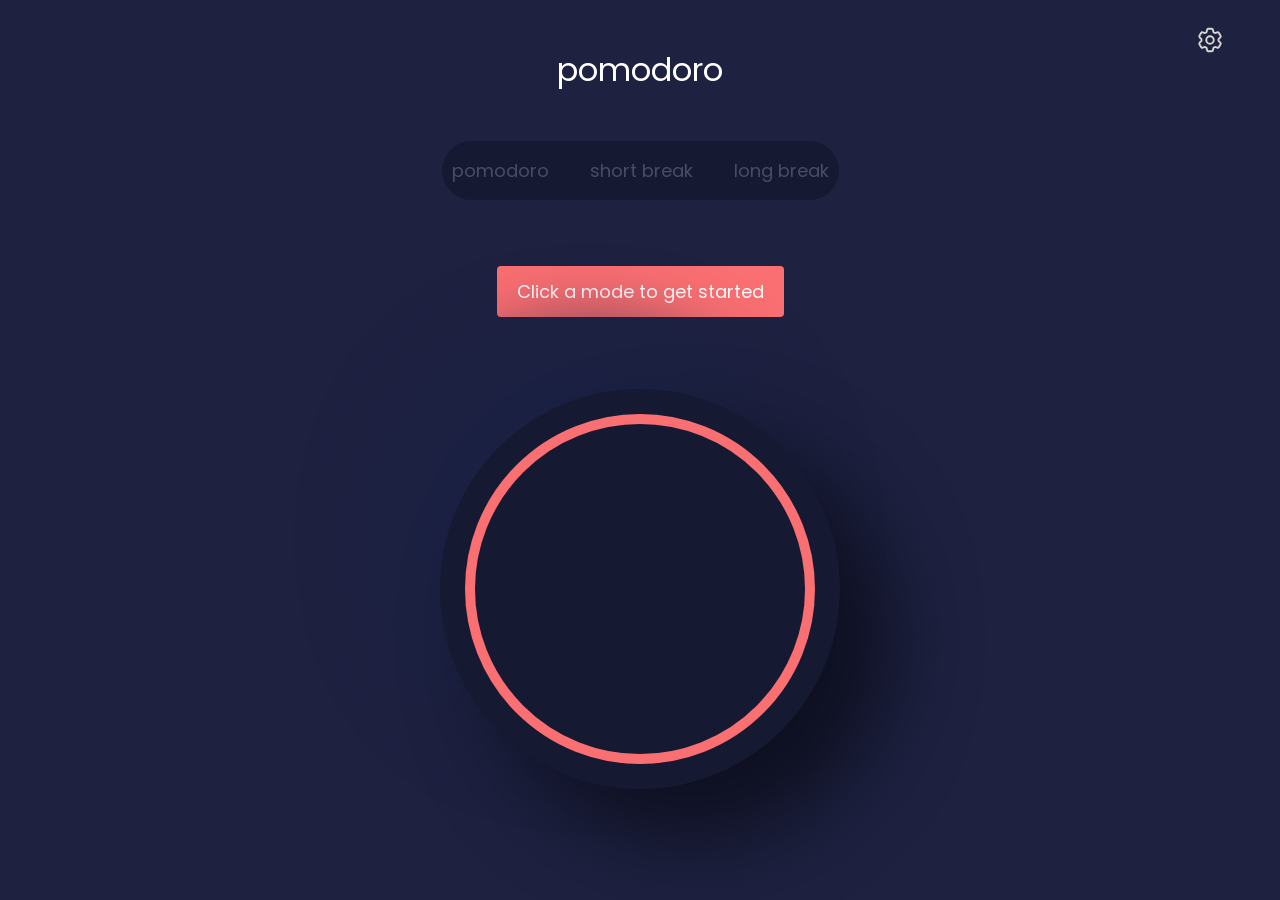
<file: pomodoro-timer-main/pomodoro-timer-main/index.html>
<!DOCTYPE html>
<html lang="en">

<head>
  <meta charset="UTF-8" />
  <meta name="viewport" content="width=device-width, initial-scale=1.0" />
  <link rel="preconnect" href="https://fonts.bunny.net">
  <link rel="shortcut icon" href="./src/assets/favicon.ico" type="image/x-icon" />
  <link href="https://fonts.bunny.net/css?family=aleo:400,500,600|jetbrains-mono:400,500,600|poppins:400,500,600" rel="stylesheet" />
  <link rel="stylesheet" href="src/css/style.css" />
  <title>Pomodoro Timer</title>
</head>

<body>
  <h1 class="main-heading">pomodoro</h1>
  <div class="modes">
    <a class="mode" data-time="1500" data-pomodoro>pomodoro</a>
    <a class="mode" data-time="300" data-short-break>short break</a>
    <a class="mode" data-time="900" data-long-break>long break</a>
  </div>

  <div class="get-started">
    <p>Click a mode to get started</p>
  </div>

  <main>
    <div class="pomodoro">
      <h1 class="pomodoro__time"></h1>
    </div>
  </main>

  <div class="settings-btn__wrap">
    <button type="button" popovertarget="settings-modal">
      <svg xmlns="http://www.w3.org/2000/svg" fill="none" viewBox="0 0 24 24" stroke-width="1.5" stroke="#d7d9ce"
        class="icon">
        <path stroke-linecap="round" stroke-linejoin="round"
          d="M9.594 3.94c.09-.542.56-.94 1.11-.94h2.593c.55 0 1.02.398 1.11.94l.213 1.281c.063.374.313.686.645.87.074.04.147.083.22.127.325.196.72.257 1.075.124l1.217-.456a1.125 1.125 0 0 1 1.37.49l1.296 2.247a1.125 1.125 0 0 1-.26 1.431l-1.003.827c-.293.241-.438.613-.43.992a7.723 7.723 0 0 1 0 .255c-.008.378.137.75.43.991l1.004.827c.424.35.534.955.26 1.43l-1.298 2.247a1.125 1.125 0 0 1-1.369.491l-1.217-.456c-.355-.133-.75-.072-1.076.124a6.47 6.47 0 0 1-.22.128c-.331.183-.581.495-.644.869l-.213 1.281c-.09.543-.56.94-1.11.94h-2.594c-.55 0-1.019-.398-1.11-.94l-.213-1.281c-.062-.374-.312-.686-.644-.87a6.52 6.52 0 0 1-.22-.127c-.325-.196-.72-.257-1.076-.124l-1.217.456a1.125 1.125 0 0 1-1.369-.49l-1.297-2.247a1.125 1.125 0 0 1 .26-1.431l1.004-.827c.292-.24.437-.613.43-.991a6.932 6.932 0 0 1 0-.255c.007-.38-.138-.751-.43-.992l-1.004-.827a1.125 1.125 0 0 1-.26-1.43l1.297-2.247a1.125 1.125 0 0 1 1.37-.491l1.216.456c.356.133.751.072 1.076-.124.072-.044.146-.086.22-.128.332-.183.582-.495.644-.869l.214-1.28Z" />
        <path stroke-linecap="round" stroke-linejoin="round" d="M15 12a3 3 0 1 1-6 0 3 3 0 0 1 6 0Z" />
      </svg>
    </button>
  </div>

  <div class="settings-modal__container" popover id="settings-modal">
    <div class="settings-modal__header">
      <h3>Settings</h3>
      <button class="settings-modal__close" popovertarget="settings-modal" popovertargetaction="hide">
        <svg xmlns="http://www.w3.org/2000/svg" fill="none" viewBox="0 0 24 24" stroke-width="1.5" stroke="#919097"
          class="icon">
          <path stroke-linecap="round" stroke-linejoin="round" d="M6 18 18 6M6 6l12 12" />
        </svg>
      </button>
    </div>

    <div class="settings-modal__settings-wrap">
      <div class="settings-modal__row-wrap">
        <h4>Time (Minutes)</h4>
        <div class="settings-modal__inputs-wrap settings-modal__inputs-wrap--top-spacer">
          <div>
            <label for="pomodoro">pomodoro</label>
            <input type="number" name="pomodoro" id="pomodoro" value="25" min="1" required />
          </div>

          <div>
            <label for="short-break">short break</label>
            <input type="number" name="short-break" id="short-break" value="5" min="1" required />
          </div>

          <div>
            <label for="long-break">long break</label>
            <input type="number" name="long-break" id="long-break" value="15" min="1" required />
          </div>
        </div>
      </div>

      <div class="settings-modal__row-wrap settings-modal__row-wrap--inline">
        <h4>Font</h4>
        <div class="settings-modal__inputs-wrap">
          <button class="radio-btn font-sans-serif active" type="button" data-font="sans-serif"
            title="Poppins (sans-serif)">Aa</button>
          <button class="radio-btn font-serif" type="button" data-font="serif" title="Aleo (serif)">Aa</button>
          <button class="radio-btn font-mono" type="button" data-font="mono" title="JetBrains Mono (monospace)">Aa</button>
        </div>
      </div>

      <div class="settings-modal__row-wrap settings-modal__row-wrap--inline">
        <h4>Accent Color</h4>
        <div class="settings-modal__inputs-wrap">
          <button class="radio-btn bg-red active" type="button" data-accent-color="red" title="red"></button>
          <button class="radio-btn bg-cyan" type="button" data-accent-color="cyan" title="cyan"></button>
          <button class="radio-btn bg-violet" type="button" data-accent-color="violet" title="violet"></button>
        </div>
      </div>
    </div>

    <button class="settings-modal__btn">Apply</button>
  </div>

  <audio src="src/assets/alarm-sound.mp3"></audio>

  <script src="src/js/index.js" type="module"></script>
</body>

</html>
</file>
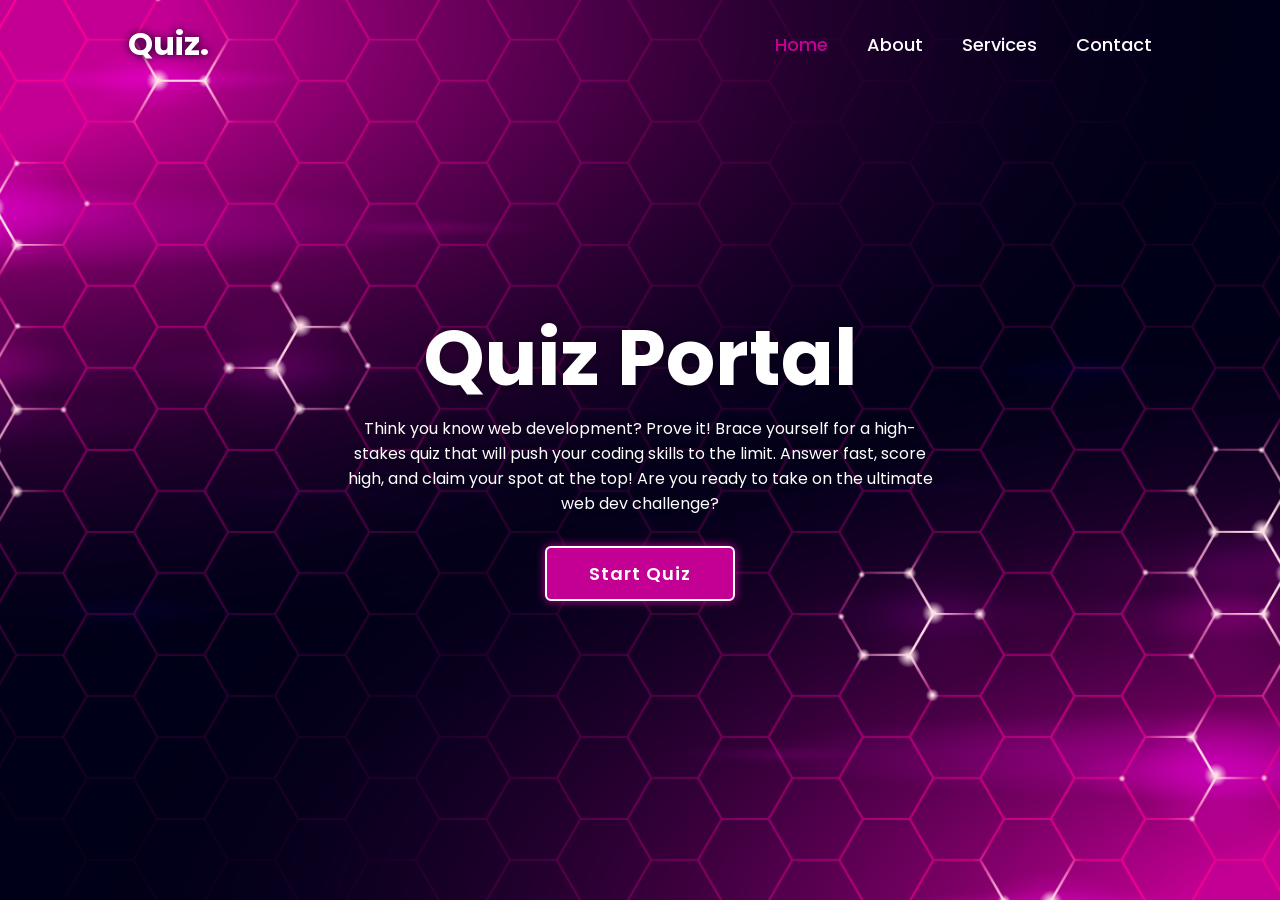
<file: Quiz-Website-main/Quiz-Website-main/index.html>
<!DOCTYPE html>
<html lang="en">

<head>
    <meta charset="UTF-8">
    <meta http-equiv="X-UA-Compatible" content="IE=edge">
    <meta name="viewport" content="width=device-width, initial-scale=1.0">
    <title>Quiz Website</title>
    <link rel="stylesheet" href="style.css">
</head>

<body>
    <main class="main">
        <header class="header">
            <a href="#" class="logo">Quiz.</a>
            <nav class="navbar">
                <a href="#" class="active">Home</a>
                <a href="#">About</a>
                <a href="#">Services</a>
                <a href="#">Contact</a>
            </nav>
        </header>

        <div class="container">
            <section class="quiz-section ">
                <div class="quiz-box">
                    <h1>Web Dev Challenge</h1>
                    <div class="quiz-header">
                        <span>Quiz Website Tutorials</span>
                        <span class="header-score">Score: 0 / 5</span>
                    </div>

                    <h2 class="question-text">What does html stands for??</h2>
                    
                    <div class="option-list">
                        <!-- <div class="option">
                            <span>A. Hyper type Multi Language</span>
                        </div>
                        <div class="option">
                            <span>B. Hyper Text Multiple Language</span>
                        </div>
                        <div class="option">
                            <span>C. Hyper Text Markup Language</span>
                        </div>
                        <div class="option">
                            <span>D. Home Text Multi Language</span>
                        </div> -->
                    </div>

                    <div class="quiz-footer">
                        <span class="question-total">1 of 5 Questions</span>
                        <button class="next-btn">Next</button>
                    </div>
                </div>

                <div class="result-box">
                    <h2>Quiz Result!</h2>
                    <div class="percentage-container">
                        <div class="circular-progress">
                            <span class="progress-value">0%</span>
                        </div>

                        <span class="score-text">Your Score 0 out of 5</span>
                    </div>

                    <div class="buttons">
                        <button class="tryAgain-btn">Try Again</button>
                        <button class="goHome-btn">Go To Home</button>
                    </div>

                </div>

            </section>
            <section class="home">
                <div class="home-content">
                    <h1>Quiz Portal </h1>
                    <p>
                    Think you know web development? Prove it!
                    Brace yourself for a high-stakes quiz that will push your coding skills to the limit.
                    Answer fast, score high, and claim your spot at the top!
                    Are you ready to take on the ultimate web dev challenge?</p>
                    <button class="start-btn">Start Quiz</button>
                </div> 
            </section>
        </div>

       
    </main>

    <div class="popup-info"> 
        <h2>Quiz Guide</h2>
        <span class="info"> 1.  Click "Continue " to begin the quiz.</span>
        <span class="info"> 2.  Read each question carefully and choose the correct answer from the options. </span>
        <span class="info"> 3.  Use the "Next" button to proceed to the next question after selecting your answer.</span>
        <span class="info"> 4.  After completing the quiz, view your score to see how many questions you answered correctly.</span>
        <span class="info"> 5.  Click "Try Again" to retake the quiz or "Go To Home" to return to the homepage.</span>
 
        <div class="btn-group">
            <button class="info-btn exit-btn">Exit Quiz</button>
            <a href="#" class="info-btn continue-btn">Continue</a>
        </div>
    </div>

    <script src="questions.js"></script>
    <script src="script.js"></script>
</body>

</html>
</file>
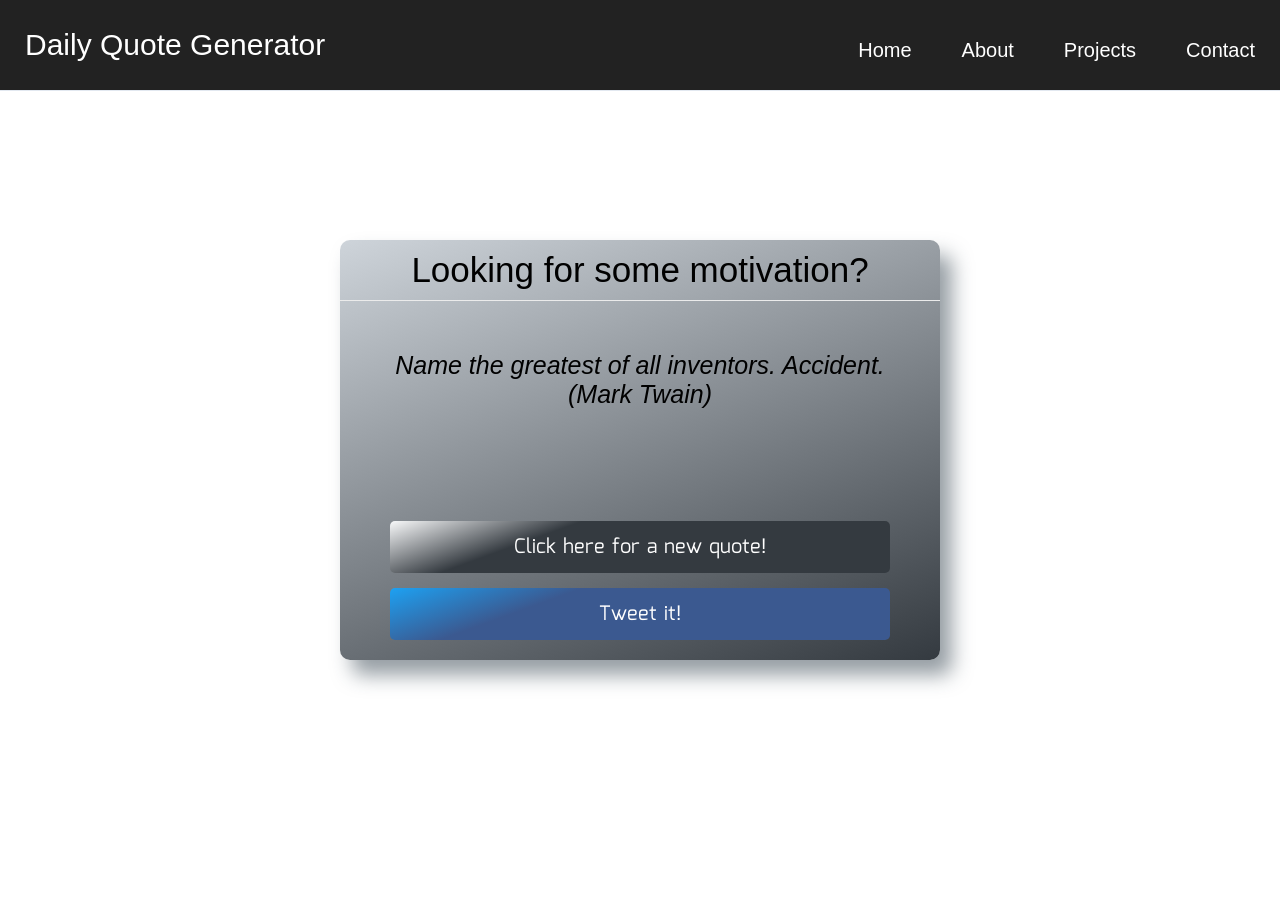
<file: Quote-Generator-master/Quote-Generator-master/index.html>
<!--Author- Devansh Gupta-->
<!DOCTYPE html>
<html lang="en">

<head>
  <!-- Global site tag (gtag.js) - Google Analytics -->
<script async src="https://www.googletagmanager.com/gtag/js?id=UA-178241026-2"></script>
<script>
  window.dataLayer = window.dataLayer || [];
  function gtag(){dataLayer.push(arguments);}
  gtag('js', new Date());

  gtag('config', 'UA-178241026-2');
</script>
  
  <!-- Google Tag Manager -->
  <script>
    (function(w,d,s,l,i){
      w[l]=w[l]||[];
      w[l].push({'gtm.start':
      new Date().getTime(),event:'gtm.js'});
      var f=d.getElementsByTagName(s)[0], j=d.createElement(s),dl=l!='dataLayer'?'&l='+l:'';
      j.async=true;
      j.src='https://www.googletagmanager.com/gtm.js?id='+i+dl;
      f.parentNode.insertBefore(j,f);
    })
    (window,document,'script','dataLayer','GTM-KSWSHN2');
  </script>
  <!-- End Google Tag Manager -->
  
    <title>A motivational quote generator</title>
    <meta charset="utf-8">
    <meta name="viewport" content="width=device-width, initial-scale=1.0">
    <meta name="keywords" content="motivational quotes, quote generator, random quote, hand-picked quotes">
    <meta name="description" content="A motivational quote generator">
    <meta name="Author" content="Dimitra Karamperi">
    <link href="https://fonts.googleapis.com/css2?family=Mina:wght@400;700&display=swap" rel="stylesheet">
    <link rel="stylesheet" href="css/styles.css">
    
    <script src="js/javascript.js"></script>
</head>

<body>

  <div class="video-container">
    <video autoplay muted loop>
      <source src="img/abstract-monochrome-waves-moewalls-com.mp4" type="video/mp4">
      Your browser does not support the video tag.
    </video>
  </div>

  <!-- Google Tag Manager (noscript) -->
  <noscript><iframe src="https://www.googletagmanager.com/ns.html?id=GTM-KSWSHN2"
  height="0" width="0" style="display:none;visibility:hidden"></iframe></noscript>
  <!-- End Google Tag Manager (noscript) -->

    <div class="quote-generator">
        <header>Looking for some motivation?</header>
        <section class="quotes">
          <div class="quote-text" id="js-quote-text"></div>
        </section>
        <section class="buttons">
          <button type="button" id="js-new-quote" class="new-quote button">
            Click here for a new quote!
          </button>
          <!--
            The anchor tag rel=”noopener” or rel=”noreferrer” attribute improves the website security: 
            https://searchenginelaws.com/seo/what-is-rel-noopener-noreferrer-tag/ 
          -->
          <a class="twitter button" id="js-tweet" target="_blank" rel="noopener noreferrer">Tweet it!</a>
        </section>
      </div>

      <header class="header">
        <nav class="navbar">
            <a href="#" class="nav-logo">Daily Quote Generator</a>
            <ul class="nav-menu">
                <li class="nav-item">
                    <a href="#" class="nav-link">Home</a>
                </li>
                <li class="nav-item">
                    <a href="#" class="nav-link">About</a>
                </li>
                <li class="nav-item">
                    <a href="#" class="nav-link">Projects</a>
                </li>
                <li class="nav-item">
                    <a href="#" class="nav-link">Contact</a>
                </li>
            </ul>
            <div class="hamburger">
                <span class="bar"></span>
                <span class="bar"></span>
                <span class="bar"></span>
            </div>
        </nav>
    </header>
    
</body>

</html>
</file>
<file: pomodoro-timer-main/pomodoro-timer-main/src/css/style.css>
:root {
  --font: var(--font-sans-serif);
  --color-accent: var(--color-red);

  --font-sans-serif: "Poppins", sans-serif;
  --font-serif: "Aleo", serif;
  --font-mono: "JetBrains Mono", monospace;

  --color-red: rgb(250, 111, 113);
  --color-cyan: rgb(112, 243, 248);
  --color-violet: rgb(216, 129, 248);
}

*::before,
*::after,
* {
  margin: 0;
  padding: 0;
  box-sizing: inherit;
}

html {
  box-sizing: border-box;
  font-size: 62.5%;
}

body {
  display: flex;
  flex-direction: column;
  justify-content: space-evenly;
  align-items: center;
  min-height: 90vh;
  font-family: var(--font);
  background-color: #1e2140;
  color: #fff;
}

label {
  display: block;
}

.radio-btn {
  position: relative;
  border: 0;
  border-radius: 50%;
  width: 35px;
  height: 35px;
  background-color: rgb(239, 241, 250);
  color: rgb(30, 33, 63);
  font-size: 1.6rem;
  cursor: pointer;
  transition: background-color 150ms ease-in-out;

  &[data-font].active {
    background-color: rgb(22, 25, 50);
    color: #fff;
  }
}

[data-accent-color].active {
  &::before {
    content: url("../assets/check.svg");
    position: absolute;
    transform: translate(-50%, -40%);
  }
}

.font-sans-serif {
  font-family: var(--font-sans-serif);
}

.font-serif {
  font-family: var(--font-serif);
}

.font-mono {
  font-family: var(--font-mono);
}

.bg-red {
  background-color: var(--color-red);
}

.bg-cyan {
  background-color: var(--color-cyan);
}

.bg-violet {
  background-color: var(--color-violet);
}

.icon {
  width: 3rem;
  height: 3rem;
  cursor: pointer;
}

.main-heading {
  font-size: 3.2rem;
  font-weight: 400;
}

main {
  width: 40rem;
  height: 40rem;
  border-radius: 50%;
  text-align: center;
}

.modes {
  font-size: 1.8rem;
  padding: 1.6rem 1rem;
  background: #151932;
  border-radius: 10rem;
}

.mode {
  margin-right: 2em;
  text-decoration: none;
  font-weight: 400;
  color: #484c67;
  cursor: pointer;
  transition: all 300ms ease-out;

  &.active {
    padding: 0.5em 1em;
    border-radius: 50px;
    background-color: var(--color-accent);
    color: #1c2244;
  }
}

.mode:last-child {
  margin-right: 0;
}

.get-started {
  background: var(--color-accent);
  padding: 1.2rem 2rem;
  border-radius: 0.4rem;
  font-size: 1.8rem;
  margin-top: 2rem;
}

.pomodoro {
  display: flex;
  flex-direction: column;
  justify-content: center;
  align-items: center;
  width: 100%;
  height: 100%;
  position: relative;
  margin: 2.5rem 0;
  text-align: center;
  border-radius: 50%;
  background: #151932;
  box-shadow: 50px 50px 82px #0e1021, -50px -50px 82px #1c2244;

  &::before {
    content: "";
    position: absolute;
    border: 10px solid var(--color-accent);
    border-radius: 50%;
    width: 35rem;
    height: 35rem;
  }
}

.pomodoro__time {
  font-size: 7rem;
  font-weight: 400;
}

.settings-btn__wrap {
  position: fixed;
  top: 2.5rem;
  right: 5.5rem;

  & button {
    border: 0;
    background-color: transparent;
  }
}

.settings-modal__container {
  position: relative;
  border-radius: 1.5rem;
  margin: auto;
  opacity: 0;
  overflow: visible;
  transition: opacity 200ms, transform 200ms allow-discrete;

  &, &::backdrop {
    transition:
      display 250ms allow-discrete,
      overlay 250ms allow-discrete,
      opacity 250ms;
    opacity: 0;
  }

  &::backdrop {
    background: color-mix(in srgb, #020617, transparent 40%);
  }

  &:popover-open {
    opacity: 1;

    &::backdrop {
      opacity: 1;
    }
  }

  @starting-style {
    &:popover-open,
    &:popover-open::backdrop {
      opacity: 0;
    }
  }
}

.settings-modal__header {
  padding: 2rem 3rem;
  border-bottom: 2px solid #eef1f9;
  display: flex;
  justify-content: space-between;
  align-items: center;

  & h3 {
    font-size: 2.2rem;
    font-weight: 600;
  }

  & button {
    background-color: transparent;
    border: 0;
  }
}

.settings-modal__settings-wrap {
  padding: 2rem 3rem;
}

.settings-modal__row-wrap {
  &:not(:last-of-type) {
    border-bottom: 2px solid #eef1f9;
  }

  &:not(:first-of-type) {
    padding: 2rem 0;
  }

  &:first-of-type {
    padding-bottom: 2rem;
  }

  &[class$="inline"] {
    display: flex;
    justify-content: space-between;
    align-items: baseline;
  }

  & h4 {
    font-size: 1.6rem;
    color: #1e2140;
  }

  & input[type="number"] {
    padding: 1rem;
    border-radius: 8px;
    width: 15ch;
    border: 0;
    background-color: #eef1f9;

    &:user-invalid {
      outline: 2px solid red;
    }
  }
}

.settings-modal__inputs-wrap {
  display: flex;
  align-items: center;
  flex-wrap: wrap;
  gap: 2rem;

  &[class$="--top-spacer"] {
    margin-top: 1.5rem;
  }

  & label {
    margin-bottom: 0.5rem;
    font-size: 1.2rem;
    font-weight: 500;
    color: #afaeb4;
  }
}

.settings-modal__btn {
  position: absolute;
  padding: 1rem 4rem;
  border: 0;
  background-color: var(--color-accent);
  font: inherit;
  font-size: 1.8rem;
  bottom: 0;
  left: 50%;
  translate: -50% 50%;
  border-radius: 10rem;
  color: #fff;
  cursor: pointer;
  transition: background-color 120ms ease-in-out;

  &:hover {
    background-color: color-mix(in srgb, var(--color-accent) 85%, #000);
  }
}

@media screen and (max-width: 480px) {
  main {
    transform: scale(0.85);
  }

  .modes {
    font-size: 1.5rem;
  }

  .settings-btn__wrap {
    top: unset;
    left: 1.5rem;
    bottom: 1.5rem;
  }

  .settings-modal__row-wrap input[type="number"] {
    width: 10ch;
  }
}
</file>
<file: Quiz-Website-main/Quiz-Website-main/style.css>
@import url('https://fonts.googleapis.com/css2?family=Poppins:wght@300;400;500;600;700;800;900&display=swap');

* {
    margin: 0;
    padding: 0;
    box-sizing: border-box;
    font-family: 'Poppins', sans-serif;
}
body{
    color: white;
    background: #09001d;
    overflow: hidden;
}

.header{
    position: fixed;
    top: 0;
    left: 0;
    width: 100%;
    padding: 20px 10%;
    background: transparent;
    display: flex;
    justify-content: space-between;
    align-items: center;
    z-index: 100;
}
.container{
    display: flex;
    height: 100vh;
    width: 200%;
}
.logo{
    font-size: 32px;
    color: white;
    text-decoration: none;
    font-weight: 700;
    filter: drop-shadow(0 0 5px #09001d);
}
.navbar a{
    font-size: 18px;
    color: white;
    text-decoration: none;
    font-weight: 500;
    margin-left: 35px;
}
.navbar a:hover, .navbar a.active {
    color: #c40094;
}
.main{
    min-height: 100vh;
    background:url(Background-Image/background.jpg) no-repeat;
    background-size: cover;
    background-position: center;
    transition: .3s ease;
    pointer-events: auto;
}
.main.active{
    filter: blur(15px);
    pointer-events: none;
}
.home{
    position: relative;
    left: -50%;
    height: 100vh;
    width: 100%;
    display: flex;
    justify-content: center;
    align-items: center;
}

.home-content {
    max-width: 600px;
    display: flex;
    align-items: center;
    flex-direction: column; 
}

.home-content h1{
    font-size: 78px;
    font-weight: 700;
    text-shadow: 0 0 10px rgba(0, 0, 0, .3);

}
.home-content p{
    font-size: 16px;
    text-align: center;
    text-shadow: 0  0 10px rgba(0, 0, 0, .3);
    margin-bottom: 30px;

}
.home-content .start-btn{
    width: 190px;
    height: 55px;
    background: #c40094;
    border: 2px solid #fff;
    outline: none;
    border-radius: 6px;
    box-shadow: 0 0 10px #c40094;
    font-size: 18px;
    color: #fff;
    letter-spacing: 1px;
    font-weight: 600;
    cursor: pointer;
    transition: .5s;
}
.home-content .start-btn:hover {
    background:#09001d;
    box-shadow: none;

}

.popup-info{
    position: absolute;
    top: 50%;
    left: 50%;
     transform: translate(-50%, -50%) scale(.9);
     width: 500px;
     background: white;
     border-radius: 6px;
     padding: 10px 25px;
     opacity: 0;
     transition: .3s ease;
     pointer-events: none;
}
.popup-info.active {
    opacity: 1;
    pointer-events: auto;
    transform: translate(-50%, -50%) scale(1);
}
.popup-info h2{
    font-size: 50px;
    color: #c40094;
}
.popup-info .info{
    display: inline-block;
    font-size: 16px;
    color: #333;
    font-weight: 500;
    margin: 4px 0;
}
.popup-info .btn-group{
    display: flex;
    justify-content: space-between;
    align-items: center;
    border-top: 1px solid #999;
    margin-top: 10px;
    padding: 15px 0 7px;
}
.popup-info .btn-group .info-btn{

    display: inline-flex;
    justify-content: center;
    align-items: center;
    width: 130px;
    height: 45px;
    background: #c40094;
    border: 2px solid #c40094;
    outline: none;
    border-radius: 6px;
    font-size: 16px;
    text-decoration: none ;
    color: white;
    font-weight: 600;
    box-shadow: 0 0 10px rgba(0, 0, 0, .1);
    cursor: pointer;
    transition: .5s;
}

.popup-info .btn-group .info-btn:nth-child(1){
    background: transparent;
    color: #c40094;
}

.popup-info .btn-group .info-btn:nth-child(1):hover{
    background: #c40094;
    color: white;
}
.popup-info .btn-group .info-btn:nth-child(2):hover{
    background: #950170;
    border-color: #950170;
}

.quiz-section{
    position: relative;
    left: -50%;
    /* left: 0; */
    width: 100%;
    background: #09001d;
    transition: .8s ease-in-out;
    transition-delay: .25s;
    z-index: 100;
    display: flex;
    justify-content: center;
    align-items: center;
}
.quiz-section.active{
    left:0;
}

.quiz-section .quiz-box{
    position: relative;
    width: 500px;
    background: transparent;
    border: 2px solid #c40094;
    border-radius: 6px;
    display: flex;
    flex-direction: column;
    padding: 20px 30px;
    opacity: 0;
    pointer-events: none;
    transform: scale(.9);
}
.quiz-section .quiz-box.active{
    opacity: 1;
    pointer-events: auto;
    transform: scale(1);
    transition: 1s ease;
    transition-delay: 1s;


}
.quiz-box h1{
    font-size: 32px;
    text-align: center;
    background: linear-gradient(45deg, transparent, #c40094,transparent);
}

.quiz-box .quiz-header{
    display: flex;
    justify-content: space-between;
    align-items: center;
    padding: 20px 0;
    border-bottom: 2px solid #c40094;
    margin-bottom: 30px;
}
.quiz-header span{
    font-size: 18px;
    font-weight: 500;
}
.quiz-header .header-score{
    background: #c40094;
    border-radius: 3px;
    padding: 7px;
}
.quiz-box .question-text{
    font-size: 24px;
    font-weight: 600;
}

.option-list .option{
    width: 100%;
    padding: 12px;
    background: transparent;
    border: 2px solid rgba(255, 255, 255, .2);
    border-radius: 4px;
    font-size: 17px;
    margin: 15px 0;
    cursor: pointer;
    transition: .3s;
}
.option-list .option:hover{
    background: rgba(255,255,255,.1);
    border-color: rgba(255,255,255,.1);
}
.option-list .option.correct{
    background: #09001d;
    color: #00a63d;
    border-color:#00a63d;
}
.option-list .option.incorrect{
    background: #09001d;
    color: #a60045;
    border-color:#a60045;
}
.option-list .option.disabled{
    pointer-events: none;
}
.quiz-footer .quiz-footer{
    display: flex;
    justify-content: center;
    align-items: center;
    border-top: 2px solid #c40094;
    padding-top: 20px;
    margin-top: 25px;
}
.quiz-footer .question-total{
    font-size: 16px;
    font-weight: 600;
}

.quiz-footer .next-btn{
    width: 100px;
    height: 45px;
    margin-left: 200px;
    background: rgba(255, 255, 255, .1);
    border: 2px solid rgba(255, 255, 255, .1);
    outline: none;
    border-radius: 6px;
    font-size: 16px;
    color: rgba(255,255,255,.3);
    font-weight: 600;
    cursor: pointer;
    pointer-events: none;
    transition: .5s;

}


.quiz-footer .next-btn.active{
    pointer-events: auto;
    background: #c40094;
    border-color: #c40094;
    color: #fff;
}


.quiz-footer .next-btn.active:hover{
    background: #950170;
    border-color: #950170;
}

.quiz-section .result-box{
    position: absolute;
    top: 50%;
    left: 50%; 
    transform: translate(-50%, -50%) scale(.9);
    width: 500px;
    background: transparent;
    border: 2px solid #c40094;
    border-radius: 6px;
    padding: 20px;
    display: flex;
    flex-direction: column;
    align-items: center;
    opacity: 0;
    pointer-events: none;
    transition: .3s ease;
}

.quiz-section .result-box.active{
    opacity: 1;
    pointer-events: auto; 
    transform: translate(-50%, -50%) scale(1);
}

.result-box h2{
    font-size: 52px;

}

.result-box .percentage-container{
    width: 300px;
    display: flex;
    flex-direction: column;
    align-items: center;
    margin: 20px 0 40px;

}

.percentage-container .circular-progress{
    position: relative;
    width: 250px;
    height: 250px;
    background: conic-gradient(#c40094 3.6deg, rgba(255,255,255,.1) 0deg);
    border-radius: 50%;
    display: flex;
    justify-content: center;
    align-items: center;
}

.percentage-container .circular-progress::before{
     content: '';
     position: absolute;
     width: 210px;
     height: 210px ;
     background: #09001d;
     border-radius: 50%;
}

.circular-progress .progress-value{
    position: relative;
    font-size: 45px;
    font-weight: 600;
}

.percentage-container .score-text{
    font-size: 26px;
    font-weight: 600;
    margin-top: 20px;
}

.result-box .buttons{
    display: flex;
}

.buttons button{
    width: 130px;
    height: 47px;
    background: #c40094;
    border: 2px solid #c40094;
    outline: none;
    border-radius: 6px ;
    font-size: 16px;
    color: #fff;
    font-weight: 600;
    margin: 0 20px 20px;
    cursor: pointer;
    transition: .5s;
}
.buttons button:nth-child(1):hover{
    background:#950170;
    border-color: #950170;
}
.buttons button:nth-child(2){
    background: transparent;
    color: #c40094;
}
.buttons button:nth-child(2):hover{
    background: #c40094;
    color: #fff;
}

/* For tablets and larger phones */
@media (max-width: 768px) {
    .header {
        padding: 20px 5%;
    }

    .logo {
        font-size: 24px;
    }

    .navbar a {
        font-size: 16px;
        margin-left: 20px;
    }

    .home-content h1 {
        font-size: 60px;
    }

    .home-content p {
        font-size: 14px;
    }

    .home-content .start-btn {
        width: 150px;
        height: 45px;
        font-size: 16px;
    }

    .quiz-box {
        width: 90%;
    }

    .quiz-footer .next-btn {
        width: 80px;
        height: 40px;
        margin-left: 20px;
    }
}

/* For mobile phones */
@media (max-width: 480px) {
    .header {
        padding: 20px 2%;
    }

    .logo {
        font-size: 20px;
    }

    .navbar a {
        font-size: 14px;
        margin-left: 15px;
    }

    .home-content h1 {
        font-size: 45px;
    }

    .home-content p {
        font-size: 12px;
    }

    .home-content .start-btn {
        width: 120px;
        height: 40px;
        font-size: 14px;
    }

    .quiz-box {
        width: 100%;
        padding: 15px;
    }

    .quiz-footer .next-btn {
        width: 70px;
        height: 35px;
        margin-left: 10px;
    }
}

/* For small mobile phones */
@media (max-width: 320px) {
    .header {
        padding: 10px 1%;
    }

    .logo {
        font-size: 18px;
    }

    .navbar a {
        font-size: 12px;
        margin-left: 10px;
    }

    .home-content h1 {
        font-size: 35px;
    }

    .home-content p {
        font-size: 10px;
    }

    .home-content .start-btn {
        width: 100px;
        height: 35px;
        font-size: 12px;
    }

    .quiz-box {
        width: 100%;
        padding: 10px;
    }

    .quiz-footer .next-btn {
        width: 60px;
        height: 30px;
        margin-left: 5px;
    }
}

img {
    max-width: 100%;
    height: auto;
}
</file>
<file: Quote-Generator-master/Quote-Generator-master/css/styles.css>
html {
    box-sizing: border-box;
    font-family: "Mina", sans-serif, arial;
}
  
*,
*::before,
*::after {
  box-sizing: inherit;
  margin: 0;
  padding: 0;
}
  
body {
  .video-container {
    position: fixed;
    top: 0;
    left: 0;
    width: 100%;
    height: 100%;
    overflow: hidden;
    z-index: -1;
  }
  
  video {
    width: 100%;
    height: 100%;
    object-fit: cover;
  }
}
  
.quote-generator {
  position: absolute;
  top: 50%;
  left: 50%;
  transform: translate(-50%, -50%);
  width: 600px;
  background: linear-gradient(160deg, #ced4da 0%, #343a40 100%);
  box-shadow: 12px 15px 20px 0 rgba(46, 61, 73, 0.5);
  border-radius: 10px;
}
  
header {
  width: 100%;
  font-size: 35px;
  text-align: center;
  padding: 10px;
  border-bottom: 1px solid #ebebeb;
}
  
.quotes {
  padding: 20px 50px;
  min-height: 200px;
}
  
.quote-text {
  padding: 30px 0;
  font-size: 25px;
  color: black;
  text-align: center;
  font-style: oblique;
}
  
.buttons {
  width: 100%;
  padding: 20px 50px;
}
  
.button {
  display: block;
  color: white;
  border-radius: 5px;
  border: none;
  padding: 10px 20px;
  cursor: default;
  text-align: center;
  width: 100%;
  font-size: 20px;
  font-family: "Mina", sans-serif, arial;
}
  
.twitter {
  background: linear-gradient(160deg, #1DA1F2 0%, #3B5990 30%);
  text-decoration: none;
}
  
.new-quote {
  background: linear-gradient(160deg, #f8f9fa 0%, #343a40 30%);
  color: #ffffff;
  margin-bottom: 15px;
}
    
@media screen and (max-width: 600px) {
  .quote-generator {
    width: 100%;
  }
  header {
    font-size: 19px;
  }
  .quote-text {
    font-size: 18px;
  }
}
/* css to reset all the designs */

@import url('https://fonts.googleapis.com/css2?family=Roboto:ital,wght@0,500;1,400&display=swap');

* {
    margin: 0;
    padding: 0;
    box-sizing: border-box;
}

html {
    font-size: 62.5%;
    font-family: 'Roboto', sans-serif;
}

li {
    list-style: none;
}

a {
    text-decoration: none;
}

/* css to reset all the designs */

/* add styles on elements */

.header {
    border-bottom: 1px solid #E2E8F0;
    background-color: #222;
}

.navbar {
    display: flex;
    justify-content: space-between;
    align-items: center;
    padding: 1.5rem 1.5rem;
}

.hamburger {
    display: none;
}

.bar {
    display: block;
    width: 25px;
    height: 3px;
    margin: 5px auto;
    -webkit-transition: all 0.3s ease-in-out;
    transition: all 0.3s ease-in-out;
    /* background-color: #101010; */
    background-color: #fff;
}

.nav-menu {
    display: flex;
    justify-content: space-between;
    align-items: center;
}

.nav-item {
    margin-left: 5rem;
}

.nav-link {
    /* font-size: 1.6rem; */
    font-size: 2rem;
    font-weight: 400;
    /* color: #475569; */
    color: #fff;
    /* change */
}

.nav-link:hover {
    color: #482ff7;
}

.nav-logo {
    /* font-size: 2.1rem; */
    font-size: 3rem;
    font-weight: 500;
    /* color: #482ff7; */
    color: #fff;
}

@media only screen and (max-width: 768px) {
    .nav-menu {
        position: fixed;
        left: -100%;
        top: 5rem;
        flex-direction: column;
        /* background-color: #fff; */
        background-color: #222;
        width: 100%;
        border-radius: 10px;
        text-align: center;
        transition: 0.3s;
        box-shadow:
            0 10px 27px rgba(0, 0, 0, 0.05);
    }

    .nav-link {
        color: #fff;
    }

    .nav-menu.active {
        left: 0;
    }

    .nav-item {
        margin: 2.5rem 0;
    }

    .hamburger {
        display: block;
        cursor: pointer;
    }

    .hamburger.active .bar:nth-child(2) {
        opacity: 0;
    }

    .hamburger.active .bar:nth-child(1) {
        transform: translateY(8px) rotate(45deg);
    }

    .hamburger.active .bar:nth-child(3) {
        transform: translateY(-8px) rotate(-45deg);
    }

}

/* add styles on elements */
</file>
